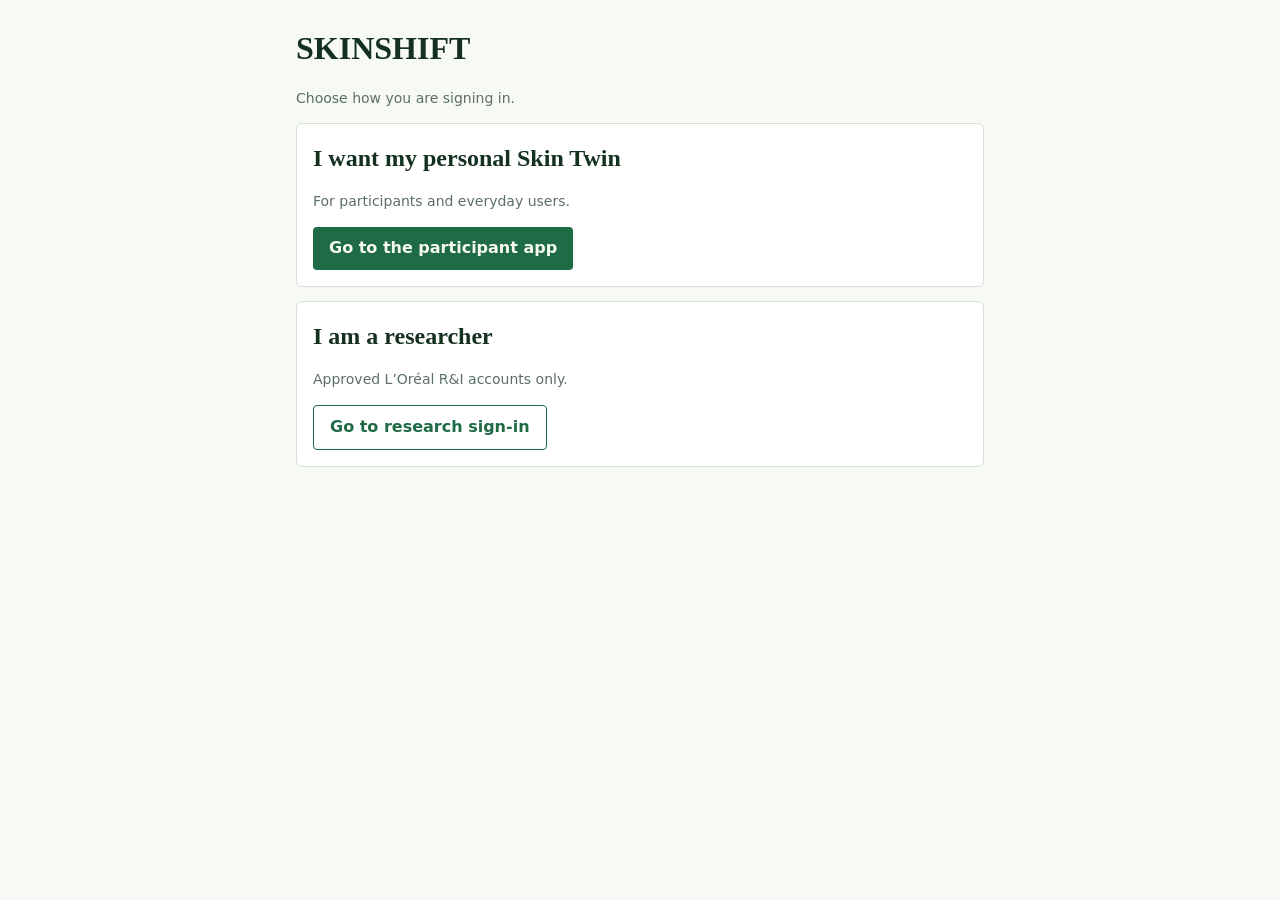
<file: static/index.html>
<!DOCTYPE html><html lang="en"><head><meta charset="utf-8"><title>SKINSHIFT</title><meta name="viewport" content="width=device-width,initial-scale=1"><link rel="stylesheet" href="/static/common.css"></head>
<body><main><h1>SKINSHIFT</h1><p class="mu">Choose how you are signing in.</p>
<div class="box"><h2>I want my personal Skin Twin</h2><p class="mu">For participants and everyday users.</p><a href="/app"><button>Go to the participant app</button></a></div>
<div class="box"><h2>I am a researcher</h2><p class="mu">Approved L’Oréal R&amp;I accounts only.</p><a href="/research"><button class="alt">Go to research sign-in</button></a></div></main></body></html>
</file>
<file: static/common.css>
:root{--bg:#f6f9f4;--sf:#fff;--tx:#14301f;--mu:#5b7064;--ln:#d5e2d6;--ac:#1f6b45;--warn:#8a5a00;--bad:#a8432f}
body.res{--bg:#eef0f4;--tx:#1b2230;--ln:#cdd3de;--ac:#33446b;--mu:#586177}
@media (prefers-color-scheme:dark){:root{--bg:#0f1a14;--sf:#16251c;--tx:#e3efe5;--mu:#93a99a;--ln:#2a3d31;--ac:#5fc08a;--warn:#e0b45a;--bad:#e08a74}body.res{--bg:#12161f;--sf:#1a2030;--tx:#e6e9f0;--ln:#2d3548;--ac:#8fa6d9;--mu:#9aa3b8}}
*{box-sizing:border-box}body{margin:0;background:var(--bg);color:var(--tx);font:16px/1.55 "Segoe UI",system-ui,sans-serif;padding:env(safe-area-inset-top) 0 env(safe-area-inset-bottom)}
main{max-width:720px;margin:0 auto;padding:24px 16px 48px}h1,h2{font-family:Georgia,serif;margin:0 0 8px}
.box{background:var(--sf);border:1px solid var(--ln);border-radius:6px;padding:16px;margin:14px 0}.notice{border-left:4px solid var(--warn)}
label{display:block;margin:10px 0 4px}input,select{width:100%;padding:9px;font:inherit;background:var(--bg);color:var(--tx);border:1px solid var(--ln);border-radius:4px}
input[type=checkbox]{width:auto;margin-right:8px}.ck{display:flex;align-items:flex-start;margin:12px 0}
button{font:inherit;padding:9px 16px;border:0;border-radius:4px;background:var(--ac);color:var(--bg);font-weight:600;cursor:pointer}button:disabled{opacity:.4;cursor:not-allowed}
button.alt{background:none;color:var(--ac);border:1px solid var(--ac)}button.danger{background:var(--bad);color:#fff}
button:focus-visible,input:focus-visible,select:focus-visible{outline:2px solid var(--ac);outline-offset:2px}
.mu{color:var(--mu);font-size:14px}.err{color:var(--bad)}.row{display:flex;gap:8px;flex-wrap:wrap;margin-top:10px}table{width:100%;border-collapse:collapse;font-size:14px}td,th{text-align:left;padding:6px;border-bottom:1px solid var(--ln)}
[hidden]{display:none!important}
video{width:100%}
</file>
